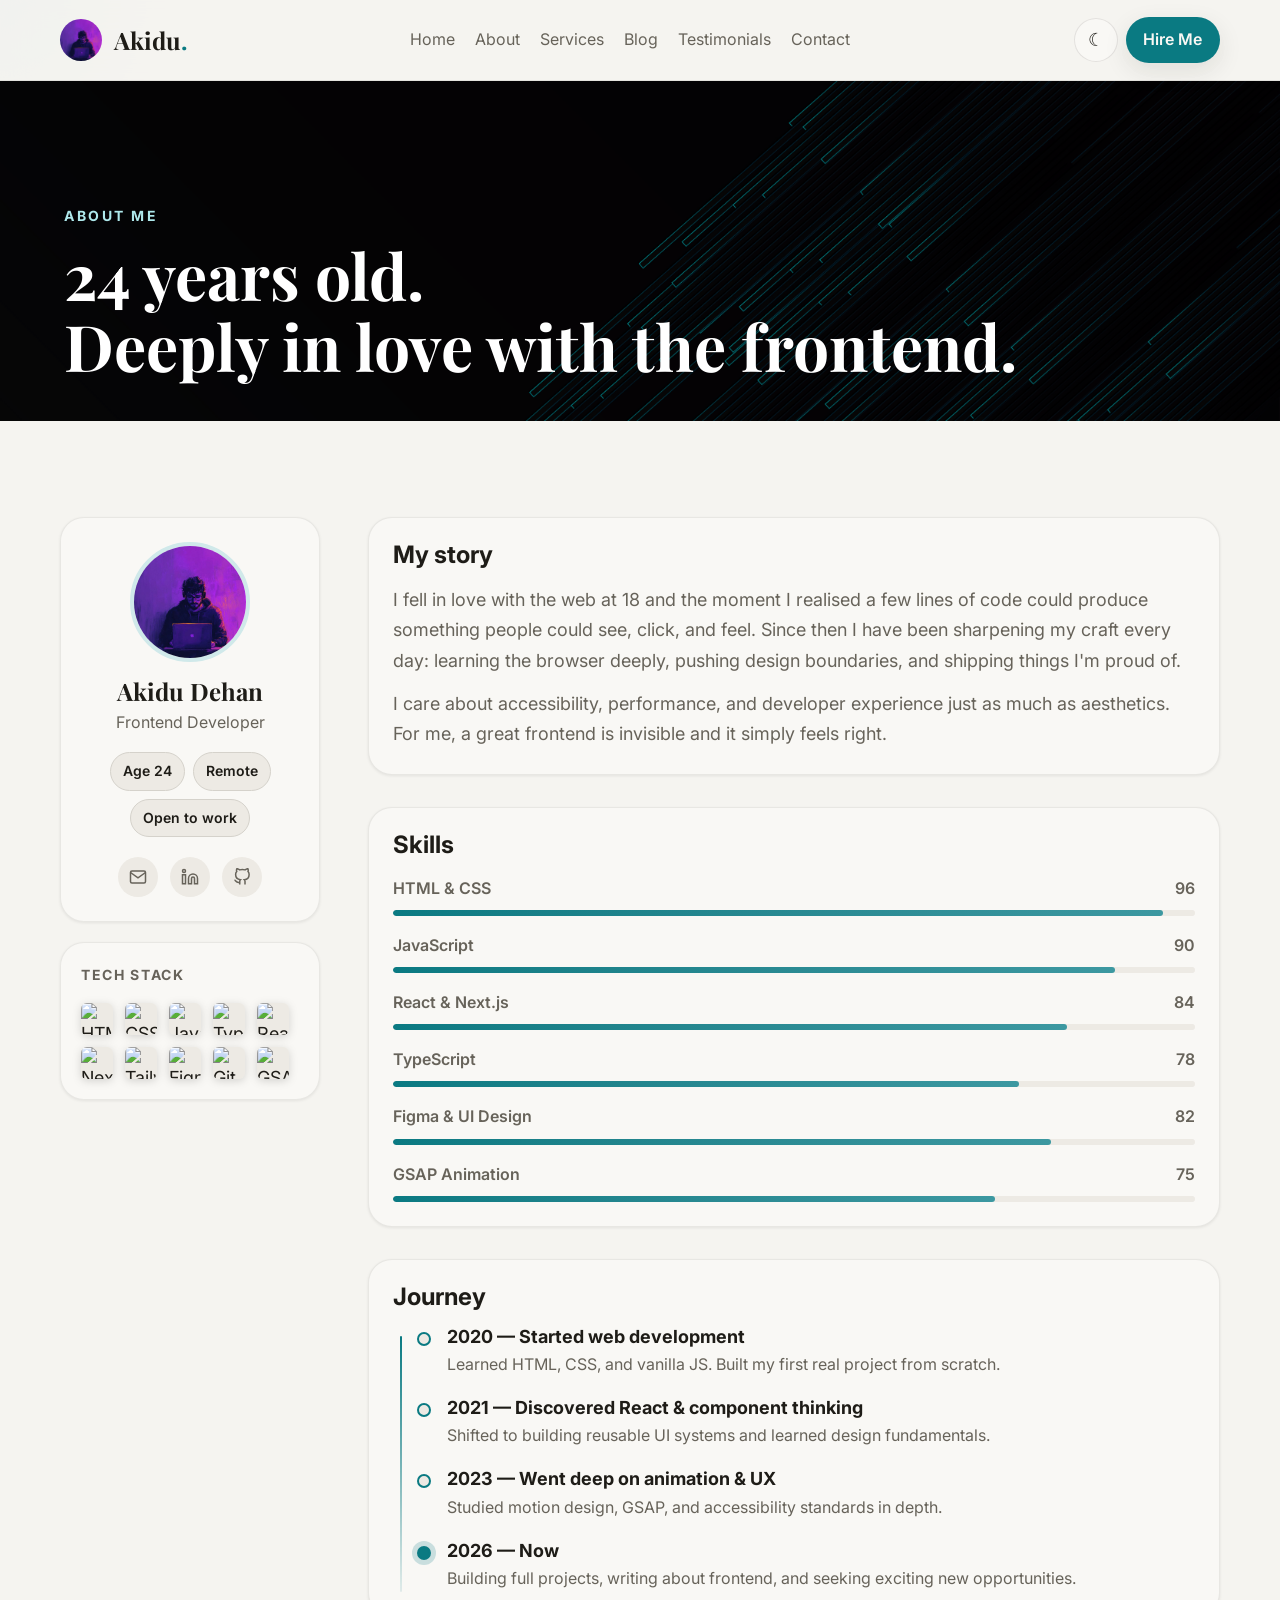
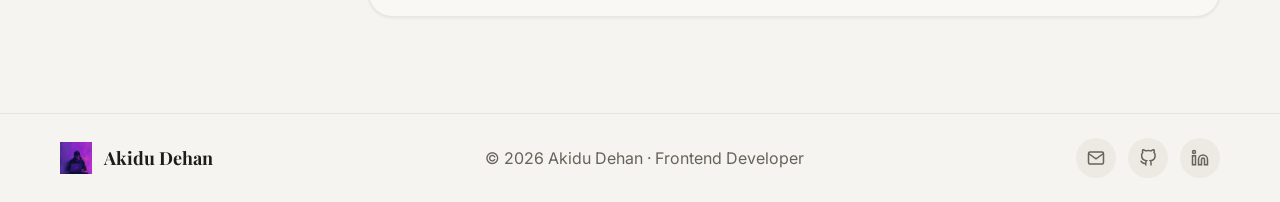
<file: about.html>
<!DOCTYPE html>
<html lang="en">
<head>
  <meta charset="UTF-8" />
  <meta name="viewport" content="width=device-width, initial-scale=1.0" />
  <meta name="description" content="Akidu Dehan — Frontend Developer. Building beautiful, interactive web experiences." />
  <title>About | Akidu Dehan</title>
  <link rel="icon" type="image/svg+xml" href="data:image/svg+xml,<svg xmlns='http://www.w3.org/2000/svg' viewBox='0 0 56 56'><rect width='56' height='56' rx='14' fill='%230a7a82'/><text x='50%25' y='58%25' dominant-baseline='middle' text-anchor='middle' font-family='serif' font-weight='700' font-size='22' fill='white'>AD</text></svg>" />
  <link rel="preconnect" href="https://fonts.googleapis.com" />
  <link rel="preconnect" href="https://fonts.gstatic.com" crossorigin />
  <link href="https://fonts.googleapis.com/css2?family=Playfair+Display:ital,wght@0,600;0,700;0,900;1,600&family=Inter:wght@400;500;600;700&display=swap" rel="stylesheet" />
  <link rel="stylesheet" href="./assets/style.css" />
  <script defer src="./assets/script.js"></script>
</head>
<body>
  <a class="skip-link" href="#main-content">Skip to content</a>
  <div class="cursor-glow" aria-hidden="true"></div>
  <!-- HEADER -->
  <header class="site-header" id="header">
    <div class="container header-inner">
      <a href="index.html" class="brand">
        <img src="assets/programerPic.jpeg" alt="Akidu Dehan logo" width="42" height="42" class="brand-logo" />
        <span>Akidu<strong>.</strong></span>
      </a>
      <nav class="desktop-nav" aria-label="Primary navigation">
        <a href="index.html">Home</a>
        <a href="about.html">About</a>
        <a href="Services.html">Services</a>
        <a href="blog.html">Blog</a>
        <a href="testimonials.html">Testimonials</a>
        <a href="contact.html">Contact</a>
      </nav>
      <div class="header-actions">
        <button class="theme-toggle" type="button" data-theme-toggle aria-label="Switch theme">☾</button>
        <a href="contact.html" class="btn btn-sm btn-primary hire-btn">Hire Me</a>
        <button class="menu-toggle" type="button" aria-expanded="false" aria-controls="mobile-menu" aria-label="Open menu">
          <span></span><span></span><span></span>
        </button>
      </div>
    </div>
    <nav class="mobile-nav" id="mobile-menu" aria-label="Mobile navigation">
      <a href="index.html">Home</a>
      <a href="about.html">About</a>
      <a href="Services.html">Services</a>
      <a href="blog.html">Blog</a>
      <a href="testimonials.html">Testimonials</a>
      <a href="contact.html">Contact</a>
    </nav>
  </header>

  <main id="main-content">

    <!-- ══ ABOUT ══ -->
    <section id="about">
      <div class="about-hero-banner reveal">
        <img src="assets/aboutBanner.jpg" alt="Coding workspace banner" width="1400" height="420" loading="lazy" class="about-banner-img" />
        <div class="about-banner-overlay">
          <p class="eyebrow">About me</p>
          <h1>24 years old.<br>Deeply in love with the frontend.</h1>
        </div>
      </div>

      <div class="section">
        <div class="container about-layout">
          <aside class="about-sidebar reveal">
            <div class="profile-card">
              <img src="assets/programerPic.jpeg" alt="Akidu Dehan profile picture" width="200" height="200" loading="lazy" class="profile-photo" />
              <h2 class="profile-name">Akidu Dehan</h2>
              <p class="profile-role">Frontend Developer</p>
              <div class="profile-badges">
                <span class="badge">Age 24</span>
                <span class="badge">Remote</span>
                <span class="badge">Open to work</span>
              </div>
              <div class="profile-socials">
                <a href="contact.html" aria-label="Email Akidu">
                  <svg width="18" height="18" viewBox="0 0 24 24" fill="none" stroke="currentColor" stroke-width="2" aria-hidden="true"><path d="M4 4h16c1.1 0 2 .9 2 2v12c0 1.1-.9 2-2 2H4c-1.1 0-2-.9-2-2V6c0-1.1.9-2 2-2z"/><polyline points="22,6 12,13 2,6"/></svg>
                </a>
                <a href="contact.html" aria-label="LinkedIn">
                  <svg width="18" height="18" viewBox="0 0 24 24" fill="none" stroke="currentColor" stroke-width="2" aria-hidden="true"><path d="M16 8a6 6 0 0 1 6 6v7h-4v-7a2 2 0 0 0-2-2 2 2 0 0 0-2 2v7h-4v-7a6 6 0 0 1 6-6z"/><rect x="2" y="9" width="4" height="12"/><circle cx="4" cy="4" r="2"/></svg>
                </a>
                <a href="contact.html" aria-label="GitHub">
                  <svg width="18" height="18" viewBox="0 0 24 24" fill="none" stroke="currentColor" stroke-width="2" aria-hidden="true"><path d="M9 19c-5 1.5-5-2.5-7-3m14 6v-3.87a3.37 3.37 0 0 0-.94-2.61c3.14-.35 6.44-1.54 6.44-7A5.44 5.44 0 0 0 20 4.77 5.07 5.07 0 0 0 19.91 1S18.73.65 16 2.48a13.38 13.38 0 0 0-7 0C6.27.65 5.09 1 5.09 1A5.07 5.07 0 0 0 5 4.77a5.44 5.44 0 0 0-1.5 3.78c0 5.42 3.3 6.61 6.44 7A3.37 3.37 0 0 0 9 18.13V22"/></svg>
                </a>
              </div>
            </div>

            <!-- Tech stack -->
            <div class="stack-card reveal">
              <p class="stack-label">Tech stack</p>
              <div class="stack-logos">
                <img src="https://cdn.simpleicons.org/html5/E34F26"    alt="HTML5"       width="32" height="32" loading="lazy" title="HTML5" />
                <img src="https://cdn.simpleicons.org/css/1572B6"       alt="CSS3"        width="32" height="32" loading="lazy" title="CSS3" />
                <img src="https://cdn.simpleicons.org/javascript/F7DF1E" alt="JavaScript"  width="32" height="32" loading="lazy" title="JavaScript" />
                <img src="https://cdn.simpleicons.org/typescript/3178C6" alt="TypeScript"  width="32" height="32" loading="lazy" title="TypeScript" />
                <img src="https://cdn.simpleicons.org/react/61DAFB"      alt="React"       width="32" height="32" loading="lazy" title="React" />
                <img src="https://cdn.simpleicons.org/nextdotjs/000000"  alt="Next.js"     width="32" height="32" loading="lazy" title="Next.js" class="invert-dark" />
                <img src="https://cdn.simpleicons.org/tailwindcss/06B6D4" alt="Tailwind"   width="32" height="32" loading="lazy" title="Tailwind CSS" />
                <img src="https://cdn.simpleicons.org/figma/F24E1E"      alt="Figma"       width="32" height="32" loading="lazy" title="Figma" />
                <img src="https://cdn.simpleicons.org/git/F05032"        alt="Git"         width="32" height="32" loading="lazy" title="Git" />
                <img src="https://cdn.simpleicons.org/greensock/88CE02"  alt="GSAP"        width="32" height="32" loading="lazy" title="GSAP" />
              </div>
            </div>
          </aside>

          <div class="about-right">
            <article class="about-block reveal">
              <h2>My story</h2>
              <p>I fell in love with the web at 18 and the moment I realised a few lines of code could produce something people could see, click, and feel. Since then I have been sharpening my craft every day: learning the browser deeply, pushing design boundaries, and shipping things I'm proud of.</p>
              <p>I care about accessibility, performance, and developer experience just as much as aesthetics. For me, a great frontend is invisible and it simply feels right.</p>
            </article>

            <article class="about-block reveal">
              <h2>Skills</h2>
              <div class="skills-grid">
                <div class="skill-bar-group"><div class="skill-label"><span>HTML &amp; CSS</span><span>96</span></div><div class="skill-track"><div class="skill-fill" data-width="96"></div></div></div>
                <div class="skill-bar-group"><div class="skill-label"><span>JavaScript</span><span>90</span></div><div class="skill-track"><div class="skill-fill" data-width="90"></div></div></div>
                <div class="skill-bar-group"><div class="skill-label"><span>React &amp; Next.js</span><span>84</span></div><div class="skill-track"><div class="skill-fill" data-width="84"></div></div></div>
                <div class="skill-bar-group"><div class="skill-label"><span>TypeScript</span><span>78</span></div><div class="skill-track"><div class="skill-fill" data-width="78"></div></div></div>
                <div class="skill-bar-group"><div class="skill-label"><span>Figma &amp; UI Design</span><span>82</span></div><div class="skill-track"><div class="skill-fill" data-width="82"></div></div></div>
                <div class="skill-bar-group"><div class="skill-label"><span>GSAP Animation</span><span>75</span></div><div class="skill-track"><div class="skill-fill" data-width="75"></div></div></div>
              </div>
            </article>

            <article class="about-block reveal">
              <h2>Journey</h2>
              <div class="timeline">
                <div class="timeline-item"><span class="timeline-dot"></span><div><h3>2020 &mdash; Started web development</h3><p>Learned HTML, CSS, and vanilla JS. Built my first real project from scratch.</p></div></div>
                <div class="timeline-item"><span class="timeline-dot"></span><div><h3>2021 &mdash; Discovered React &amp; component thinking</h3><p>Shifted to building reusable UI systems and learned design fundamentals.</p></div></div>
                <div class="timeline-item"><span class="timeline-dot"></span><div><h3>2023 &mdash; Went deep on animation &amp; UX</h3><p>Studied motion design, GSAP, and accessibility standards in depth.</p></div></div>
                <div class="timeline-item"><span class="timeline-dot active-dot"></span><div><h3>2026 &mdash; Now</h3><p>Building full projects, writing about frontend, and seeking exciting new opportunities.</p></div></div>
              </div>
            </article>
          </div>
        </div>
      </div>
    </section>
  </main>

  <!-- FOOTER -->
  <footer class="site-footer">
    <div class="container footer-inner">
      <a href="index.html" class="brand">
        <img src="assets/programerPic.jpeg" alt="Akidu Dehan logo" width="32" height="32" />
        <span>Akidu Dehan</span>
      </a>
      <p class="footer-copy">© 2026 Akidu Dehan · Frontend Developer</p>
      <div class="footer-socials">
        <a href="contact.html" aria-label="Email">
          <svg width="18" height="18" viewBox="0 0 24 24" fill="none" stroke="currentColor" stroke-width="2" aria-hidden="true"><path d="M4 4h16c1.1 0 2 .9 2 2v12c0 1.1-.9 2-2 2H4c-1.1 0-2-.9-2-2V6c0-1.1.9-2 2-2z"/><polyline points="22,6 12,13 2,6"/></svg>
        </a>
        <a href="contact.html" aria-label="GitHub">
          <svg width="18" height="18" viewBox="0 0 24 24" fill="none" stroke="currentColor" stroke-width="2" aria-hidden="true"><path d="M9 19c-5 1.5-5-2.5-7-3m14 6v-3.87a3.37 3.37 0 0 0-.94-2.61c3.14-.35 6.44-1.54 6.44-7A5.44 5.44 0 0 0 20 4.77 5.07 5.07 0 0 0 19.91 1S18.73.65 16 2.48a13.38 13.38 0 0 0-7 0C6.27.65 5.09 1 5.09 1A5.07 5.07 0 0 0 5 4.77a5.44 5.44 0 0 0-1.5 3.78c0 5.42 3.3 6.61 6.44 7A3.37 3.37 0 0 0 9 18.13V22"/></svg>
        </a>
        <a href="contact.html" aria-label="LinkedIn">
          <svg width="18" height="18" viewBox="0 0 24 24" fill="none" stroke="currentColor" stroke-width="2" aria-hidden="true"><path d="M16 8a6 6 0 0 1 6 6v7h-4v-7a2 2 0 0 0-2-2 2 2 0 0 0-2 2v7h-4v-7a6 6 0 0 1 6-6z"/><rect x="2" y="9" width="4" height="12"/><circle cx="4" cy="4" r="2"/></svg>
        </a>
      </div>
    </div>
  </footer>
</body>
</html>
</file>
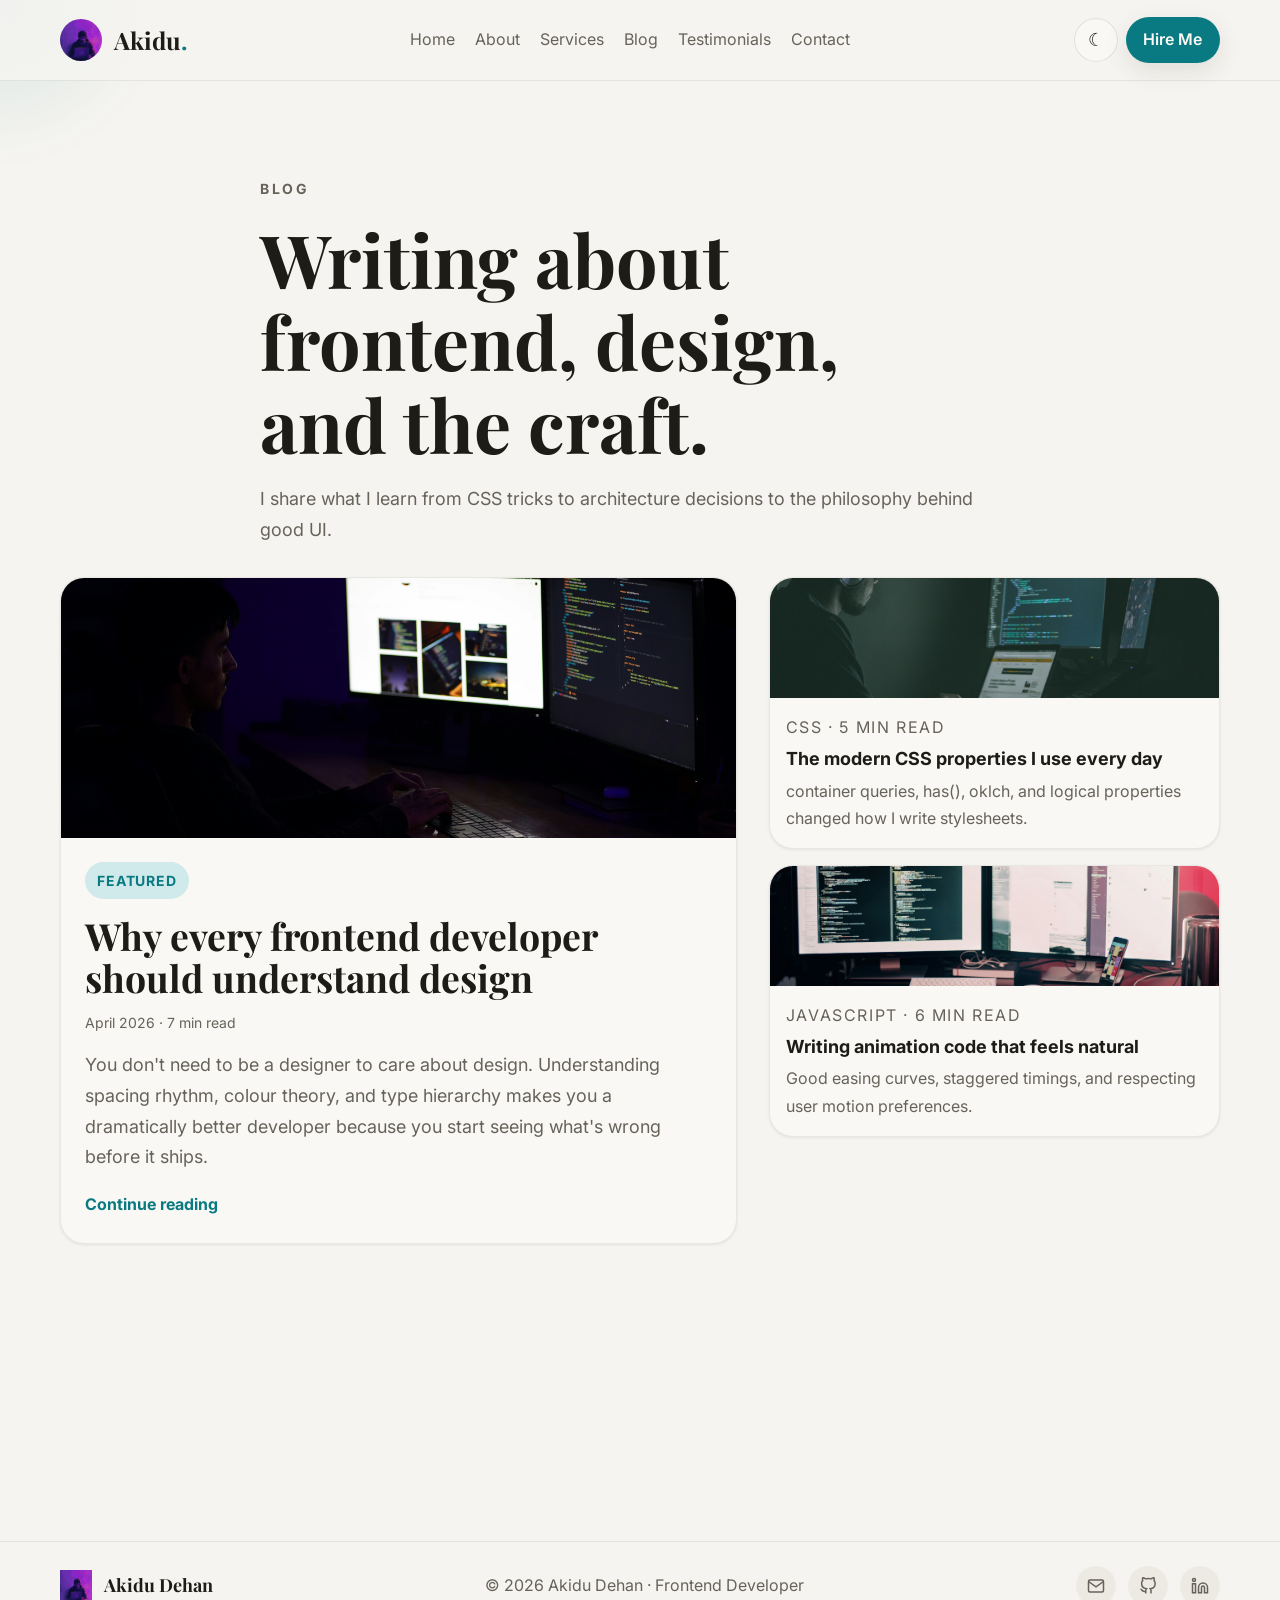
<file: blog.html>
<!DOCTYPE html>
<html lang="en">
<head>
  <meta charset="UTF-8" />
  <meta name="viewport" content="width=device-width, initial-scale=1.0" />
  <meta name="description" content="Akidu Dehan — Frontend Developer. Building beautiful, interactive web experiences." />
  <title>Blog | Akidu Dehan</title>
  <link rel="icon" type="image/svg+xml" href="data:image/svg+xml,<svg xmlns='http://www.w3.org/2000/svg' viewBox='0 0 56 56'><rect width='56' height='56' rx='14' fill='%230a7a82'/><text x='50%25' y='58%25' dominant-baseline='middle' text-anchor='middle' font-family='serif' font-weight='700' font-size='22' fill='white'>AD</text></svg>" />
  <link rel="preconnect" href="https://fonts.googleapis.com" />
  <link rel="preconnect" href="https://fonts.gstatic.com" crossorigin />
  <link href="https://fonts.googleapis.com/css2?family=Playfair+Display:ital,wght@0,600;0,700;0,900;1,600&family=Inter:wght@400;500;600;700&display=swap" rel="stylesheet" />
  <link rel="stylesheet" href="./assets/style.css" />
  <script defer src="./assets/script.js"></script>
</head>
<body>
  <a class="skip-link" href="#main-content">Skip to content</a>
  <div class="cursor-glow" aria-hidden="true"></div>
  <!-- HEADER -->
  <header class="site-header" id="header">
    <div class="container header-inner">
      <a href="index.html" class="brand">
        <img src="assets/programerPic.jpeg" alt="Akidu Dehan logo" width="42" height="42" class="brand-logo" />
        <span>Akidu<strong>.</strong></span>
      </a>
      <nav class="desktop-nav" aria-label="Primary navigation">
        <a href="index.html">Home</a>
        <a href="about.html">About</a>
        <a href="Services.html">Services</a>
        <a href="blog.html">Blog</a>
        <a href="testimonials.html">Testimonials</a>
        <a href="contact.html">Contact</a>
      </nav>
      <div class="header-actions">
        <button class="theme-toggle" type="button" data-theme-toggle aria-label="Switch theme">☾</button>
        <a href="contact.html" class="btn btn-sm btn-primary hire-btn">Hire Me</a>
        <button class="menu-toggle" type="button" aria-expanded="false" aria-controls="mobile-menu" aria-label="Open menu">
          <span></span><span></span><span></span>
        </button>
      </div>
    </div>
    <nav class="mobile-nav" id="mobile-menu" aria-label="Mobile navigation">
      <a href="index.html">Home</a>
      <a href="about.html">About</a>
      <a href="portfolio.html">Portfolio</a>
      <a href="blog.html">Blog</a>
      <a href="testimonials.html">Testimonials</a>
      <a href="contact.html">Contact</a>
    </nav>
  </header>

  <main id="main-content">

    <!-- ══ BLOG ══ -->
    <section id="blog">
      <div class="section page-hero">
        <div class="container narrow">
          <p class="eyebrow reveal">Blog</p>
          <h1 class="reveal">Writing about frontend, design, and the craft.</h1>
          <p class="reveal">I share what I learn from CSS tricks to architecture decisions to the philosophy behind good UI.</p>
        </div>
      </div>

      <div class="section" style="padding-top:0">
        <div class="container blog-grid">
          <article class="blog-feature reveal">
            <img src="assets\blogAssets\blog1.jpg" alt="Design and development article cover" width="900" height="380" loading="lazy" class="blog-cover" />
            <div class="blog-feature-body">
              <span class="chip">Featured</span>
              <h2>Why every frontend developer should understand design</h2>
              <p class="blog-date">April 2026 &middot; 7 min read</p>
              <p>You don&#39;t need to be a designer to care about design. Understanding spacing rhythm, colour theory, and type hierarchy makes you a dramatically better developer because you start seeing what&#39;s wrong before it ships.</p>
              <button class="text-btn read-more-btn" type="button">Continue reading</button>
            </div>
            <div class="blog-more">
              <p>The best frontends come from developers who can look at a design and ask &ldquo;why?&rdquo; not just &ldquo;how?&rdquo;. When you understand the intent behind a layout decision, you can implement it more faithfully, push back with informed opinions, and invent better solutions when constraints change.</p>
              <p>I recommend every frontend developer spend at least a month trying to design something from scratch. The struggle teaches you more than any tutorial.</p>
            </div>
          </article>

          <aside class="blog-sidebar">
            <article class="blog-card reveal">
              <img src="assets\blogAssets\blog2.jpg" alt="CSS article cover" width="500" height="200" loading="lazy" class="blog-card-img" />
              <div class="blog-card-body">
                <p class="blog-meta">CSS &middot; 5 min read</p>
                <h3>The modern CSS properties I use every day</h3>
                <p>container queries, has(), oklch, and logical properties changed how I write stylesheets.</p>
              </div>
            </article>
            <article class="blog-card reveal">
              <img src="assets\blogAssets\blog3.jpg" alt="Animation article cover" width="500" height="200" loading="lazy" class="blog-card-img" />
              <div class="blog-card-body">
                <p class="blog-meta">JavaScript &middot; 6 min read</p>
                <h3>Writing animation code that feels natural</h3>
                <p>Good easing curves, staggered timings, and respecting user motion preferences.</p>
              </div>
            </article>
            <article class="blog-card reveal">
              <img src="assets\blogAssets\blog4.jpg" alt="React patterns article cover" width="500" height="200" loading="lazy" class="blog-card-img" />
              <div class="blog-card-body">
                <p class="blog-meta">React &middot; 4 min read</p>
                <h3>Component composition patterns I keep coming back to</h3>
                <p>Compound components, render props, and polymorphic elements still the most flexible patterns.</p>
              </div>
            </article>
          </aside>
        </div>
      </div>
    </section>
  </main>

  <!-- FOOTER -->
  <footer class="site-footer">
    <div class="container footer-inner">
      <a href="index.html" class="brand">
        <img src="assets/programerPic.jpeg" alt="Akidu Dehan logo" width="32" height="32" />
        <span>Akidu Dehan</span>
      </a>
      <p class="footer-copy">© 2026 Akidu Dehan · Frontend Developer</p>
      <div class="footer-socials">
        <a href="contact.html" aria-label="Email">
          <svg width="18" height="18" viewBox="0 0 24 24" fill="none" stroke="currentColor" stroke-width="2" aria-hidden="true"><path d="M4 4h16c1.1 0 2 .9 2 2v12c0 1.1-.9 2-2 2H4c-1.1 0-2-.9-2-2V6c0-1.1.9-2 2-2z"/><polyline points="22,6 12,13 2,6"/></svg>
        </a>
        <a href="contact.html" aria-label="GitHub">
          <svg width="18" height="18" viewBox="0 0 24 24" fill="none" stroke="currentColor" stroke-width="2" aria-hidden="true"><path d="M9 19c-5 1.5-5-2.5-7-3m14 6v-3.87a3.37 3.37 0 0 0-.94-2.61c3.14-.35 6.44-1.54 6.44-7A5.44 5.44 0 0 0 20 4.77 5.07 5.07 0 0 0 19.91 1S18.73.65 16 2.48a13.38 13.38 0 0 0-7 0C6.27.65 5.09 1 5.09 1A5.07 5.07 0 0 0 5 4.77a5.44 5.44 0 0 0-1.5 3.78c0 5.42 3.3 6.61 6.44 7A3.37 3.37 0 0 0 9 18.13V22"/></svg>
        </a>
        <a href="contact.html" aria-label="LinkedIn">
          <svg width="18" height="18" viewBox="0 0 24 24" fill="none" stroke="currentColor" stroke-width="2" aria-hidden="true"><path d="M16 8a6 6 0 0 1 6 6v7h-4v-7a2 2 0 0 0-2-2 2 2 0 0 0-2 2v7h-4v-7a6 6 0 0 1 6-6z"/><rect x="2" y="9" width="4" height="12"/><circle cx="4" cy="4" r="2"/></svg>
        </a>
      </div>
    </div>
  </footer>
</body>
</html>
</file>
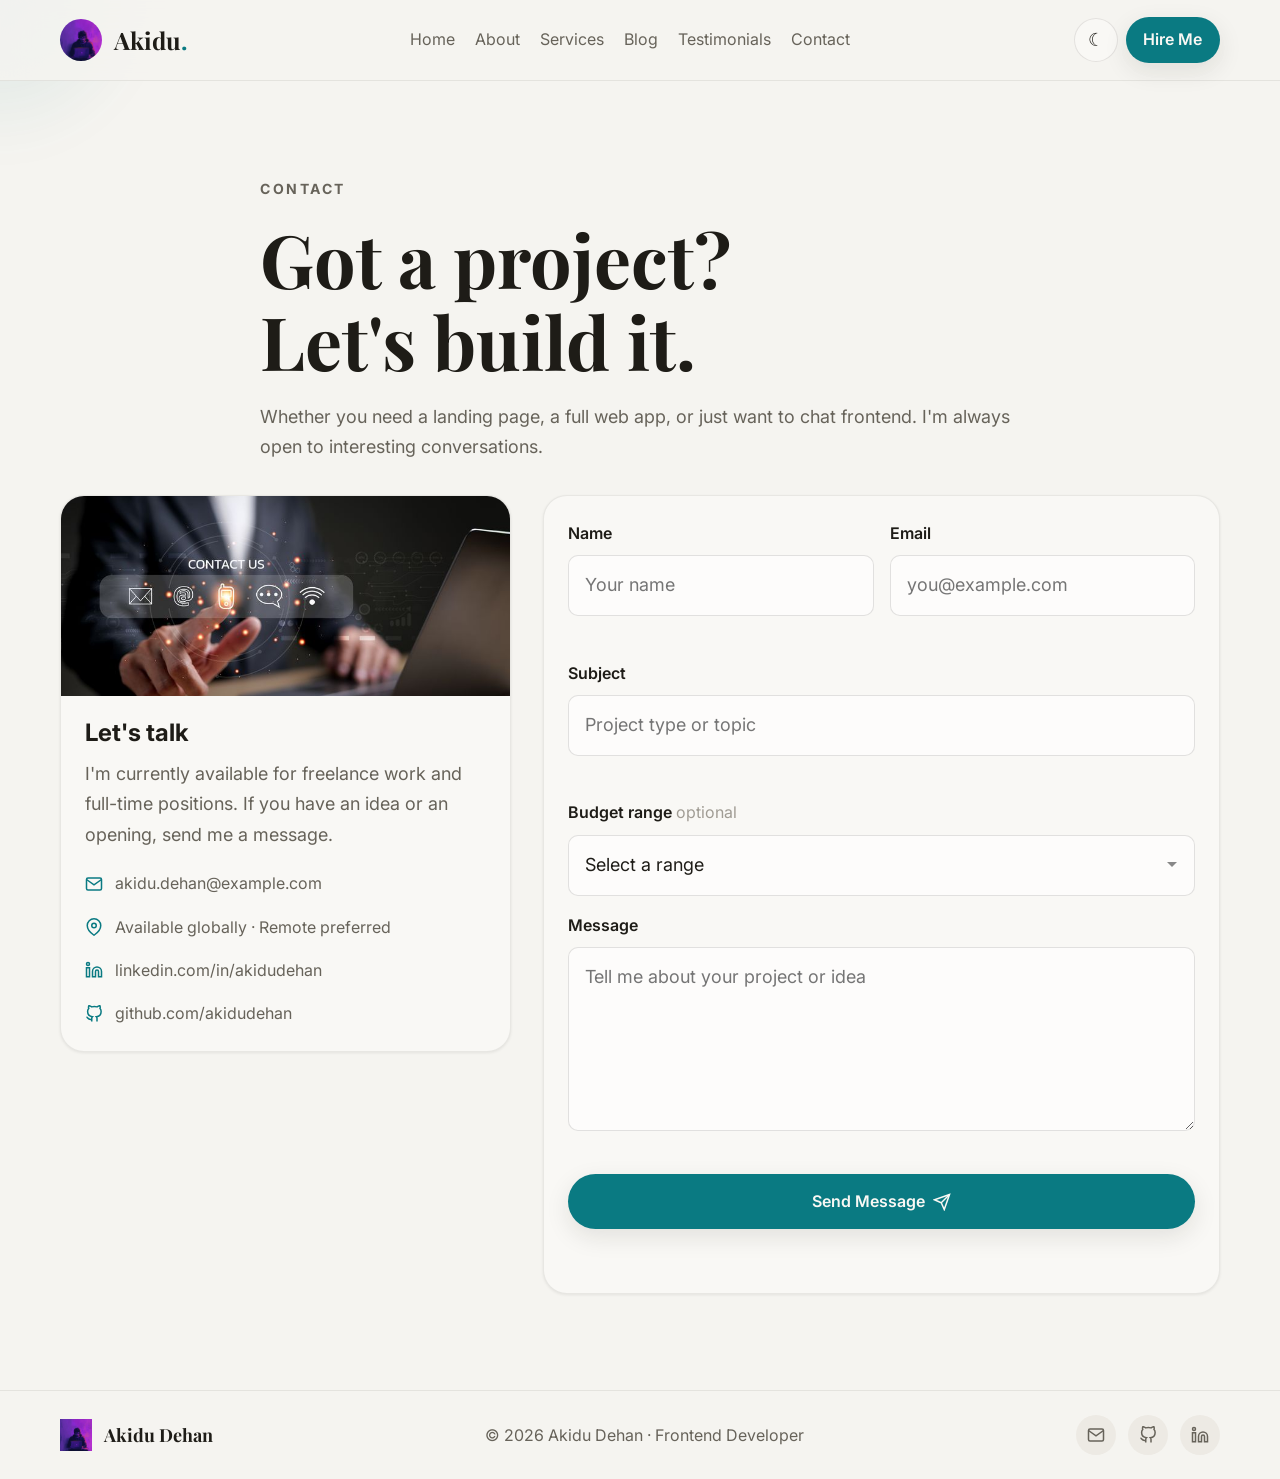
<file: contact.html>
<!DOCTYPE html>
<html lang="en">
<head>
  <meta charset="UTF-8" />
  <meta name="viewport" content="width=device-width, initial-scale=1.0" />
  <meta name="description" content="Akidu Dehan — Frontend Developer. Building beautiful, interactive web experiences." />
  <title>Contact | Akidu Dehan</title>
  <link rel="icon" type="image/svg+xml" href="data:image/svg+xml,<svg xmlns='http://www.w3.org/2000/svg' viewBox='0 0 56 56'><rect width='56' height='56' rx='14' fill='%230a7a82'/><text x='50%25' y='58%25' dominant-baseline='middle' text-anchor='middle' font-family='serif' font-weight='700' font-size='22' fill='white'>AD</text></svg>" />
  <link rel="preconnect" href="https://fonts.googleapis.com" />
  <link rel="preconnect" href="https://fonts.gstatic.com" crossorigin />
  <link href="https://fonts.googleapis.com/css2?family=Playfair+Display:ital,wght@0,600;0,700;0,900;1,600&family=Inter:wght@400;500;600;700&display=swap" rel="stylesheet" />
  <link rel="stylesheet" href="./assets/style.css" />
  <script defer src="./assets/script.js"></script>
</head>
<body>
  <a class="skip-link" href="#main-content">Skip to content</a>
  <div class="cursor-glow" aria-hidden="true"></div>
  <!-- HEADER -->
  <header class="site-header" id="header">
    <div class="container header-inner">
      <a href="index.html" class="brand">
        <img src="assets/programerPic.jpeg" alt="Akidu Dehan logo" width="42" height="42" class="brand-logo" />
        <span>Akidu<strong>.</strong></span>
      </a>
      <nav class="desktop-nav" aria-label="Primary navigation">
        <a href="index.html">Home</a>
        <a href="about.html">About</a>
        <a href="Services.html">Services</a>
        <a href="blog.html">Blog</a>
        <a href="testimonials.html">Testimonials</a>
        <a href="contact.html">Contact</a>
      </nav>
      <div class="header-actions">
        <button class="theme-toggle" type="button" data-theme-toggle aria-label="Switch theme">☾</button>
        <a href="contact.html" class="btn btn-sm btn-primary hire-btn">Hire Me</a>
        <button class="menu-toggle" type="button" aria-expanded="false" aria-controls="mobile-menu" aria-label="Open menu">
          <span></span><span></span><span></span>
        </button>
      </div>
    </div>
    <nav class="mobile-nav" id="mobile-menu" aria-label="Mobile navigation">
      <a href="index.html">Home</a>
      <a href="about.html">About</a>
      <a href="portfolio.html">Portfolio</a>
      <a href="blog.html">Blog</a>
      <a href="testimonials.html">Testimonials</a>
      <a href="contact.html">Contact</a>
    </nav>
  </header>

  <main id="main-content">

    <!-- ══ CONTACT ══ -->
    <section id="contact">
      <div class="section page-hero">
        <div class="container narrow">
          <p class="eyebrow reveal">Contact</p>
          <h1 class="reveal">Got a project?<br>Let's build it.</h1>
          <p class="reveal">Whether you need a landing page, a full web app, or just want to chat frontend. I'm always open to interesting conversations.</p>
        </div>
      </div>

      <div class="section" style="padding-top:0">
        <div class="container contact-grid">
          <article class="contact-panel reveal">
            <img src="assets\ContactUs.jpeg" alt="Workspace" width="600" height="260" loading="lazy" class="contact-img" />
            <div class="contact-panel-body">
              <h2>Let's talk</h2>
              <p>I'm currently available for freelance work and full-time positions. If you have an idea or an opening, send me a message.</p>
              <div class="contact-items">
                <div class="contact-item">
                  <svg width="18" height="18" viewBox="0 0 24 24" fill="none" stroke="currentColor" stroke-width="2" aria-hidden="true"><path d="M4 4h16c1.1 0 2 .9 2 2v12c0 1.1-.9 2-2 2H4c-1.1 0-2-.9-2-2V6c0-1.1.9-2 2-2z"/><polyline points="22,6 12,13 2,6"/></svg>
                  <span>akidu.dehan@example.com</span>
                </div>
                <div class="contact-item">
                  <svg width="18" height="18" viewBox="0 0 24 24" fill="none" stroke="currentColor" stroke-width="2" aria-hidden="true"><path d="M21 10c0 7-9 13-9 13s-9-6-9-13a9 9 0 0 1 18 0z"/><circle cx="12" cy="10" r="3"/></svg>
                  <span>Available globally · Remote preferred</span>
                </div>
                <div class="contact-item">
                  <svg width="18" height="18" viewBox="0 0 24 24" fill="none" stroke="currentColor" stroke-width="2" aria-hidden="true"><path d="M16 8a6 6 0 0 1 6 6v7h-4v-7a2 2 0 0 0-2-2 2 2 0 0 0-2 2v7h-4v-7a6 6 0 0 1 6-6z"/><rect x="2" y="9" width="4" height="12"/><circle cx="4" cy="4" r="2"/></svg>
                  <span>linkedin.com/in/akidudehan</span>
                </div>
                <div class="contact-item">
                  <svg width="18" height="18" viewBox="0 0 24 24" fill="none" stroke="currentColor" stroke-width="2" aria-hidden="true"><path d="M9 19c-5 1.5-5-2.5-7-3m14 6v-3.87a3.37 3.37 0 0 0-.94-2.61c3.14-.35 6.44-1.54 6.44-7A5.44 5.44 0 0 0 20 4.77 5.07 5.07 0 0 0 19.91 1S18.73.65 16 2.48a13.38 13.38 0 0 0-7 0C6.27.65 5.09 1 5.09 1A5.07 5.07 0 0 0 5 4.77a5.44 5.44 0 0 0-1.5 3.78c0 5.42 3.3 6.61 6.44 7A3.37 3.37 0 0 0 9 18.13V22"/></svg>
                  <span>github.com/akidudehan</span>
                </div>
              </div>
            </div>
          </article>

          <form class="contact-form reveal" id="contactForm" novalidate>
            <div class="form-row">
              <div class="form-group">
                <label for="name">Name</label>
                <input type="text" id="name" name="name" placeholder="Your name" required autocomplete="name" />
                <small class="error-message" role="alert"></small>
              </div>
              <div class="form-group">
                <label for="email">Email</label>
                <input type="email" id="email" name="email" placeholder="you@example.com" required autocomplete="email" />
                <small class="error-message" role="alert"></small>
              </div>
            </div>
            <div class="form-group">
              <label for="subject">Subject</label>
              <input type="text" id="subject" name="subject" placeholder="Project type or topic" required />
              <small class="error-message" role="alert"></small>
            </div>
            <div class="form-group">
              <label for="budget">Budget range <span class="optional">optional</span></label>
              <select id="budget" name="budget">
                <option value="">Select a range</option>
                <option>Under $500</option>
                <option>$500 - $2,000</option>
                <option>$2,000 - $10,000</option>
                <option>$10,000+</option>
                <option>Open source / Collab</option>
              </select>
            </div>
            <div class="form-group">
              <label for="message">Message</label>
              <textarea id="message" name="message" rows="5" placeholder="Tell me about your project or idea" required></textarea>
              <small class="error-message" role="alert"></small>
            </div>
            <button type="submit" class="btn btn-primary btn-full">
              Send Message
              <svg width="18" height="18" viewBox="0 0 24 24" fill="none" stroke="currentColor" stroke-width="2" aria-hidden="true"><line x1="22" y1="2" x2="11" y2="13"/><polygon points="22 2 15 22 11 13 2 9 22 2"/></svg>
            </button>
            <p class="form-status" id="formStatus" role="status" aria-live="polite"></p>
          </form>
        </div>
      </div>
    </section>
  </main>

  <!-- FOOTER -->
  <footer class="site-footer">
    <div class="container footer-inner">
      <a href="index.html" class="brand">
        <img src="assets/programerPic.jpeg" alt="Akidu Dehan logo" width="32" height="32" />
        <span>Akidu Dehan</span>
      </a>
      <p class="footer-copy">© 2026 Akidu Dehan · Frontend Developer</p>
      <div class="footer-socials">
        <a href="contact.html" aria-label="Email">
          <svg width="18" height="18" viewBox="0 0 24 24" fill="none" stroke="currentColor" stroke-width="2" aria-hidden="true"><path d="M4 4h16c1.1 0 2 .9 2 2v12c0 1.1-.9 2-2 2H4c-1.1 0-2-.9-2-2V6c0-1.1.9-2 2-2z"/><polyline points="22,6 12,13 2,6"/></svg>
        </a>
        <a href="contact.html" aria-label="GitHub">
          <svg width="18" height="18" viewBox="0 0 24 24" fill="none" stroke="currentColor" stroke-width="2" aria-hidden="true"><path d="M9 19c-5 1.5-5-2.5-7-3m14 6v-3.87a3.37 3.37 0 0 0-.94-2.61c3.14-.35 6.44-1.54 6.44-7A5.44 5.44 0 0 0 20 4.77 5.07 5.07 0 0 0 19.91 1S18.73.65 16 2.48a13.38 13.38 0 0 0-7 0C6.27.65 5.09 1 5.09 1A5.07 5.07 0 0 0 5 4.77a5.44 5.44 0 0 0-1.5 3.78c0 5.42 3.3 6.61 6.44 7A3.37 3.37 0 0 0 9 18.13V22"/></svg>
        </a>
        <a href="contact.html" aria-label="LinkedIn">
          <svg width="18" height="18" viewBox="0 0 24 24" fill="none" stroke="currentColor" stroke-width="2" aria-hidden="true"><path d="M16 8a6 6 0 0 1 6 6v7h-4v-7a2 2 0 0 0-2-2 2 2 0 0 0-2 2v7h-4v-7a6 6 0 0 1 6-6z"/><rect x="2" y="9" width="4" height="12"/><circle cx="4" cy="4" r="2"/></svg>
        </a>
      </div>
    </div>
  </footer>
</body>
</html>
</file>
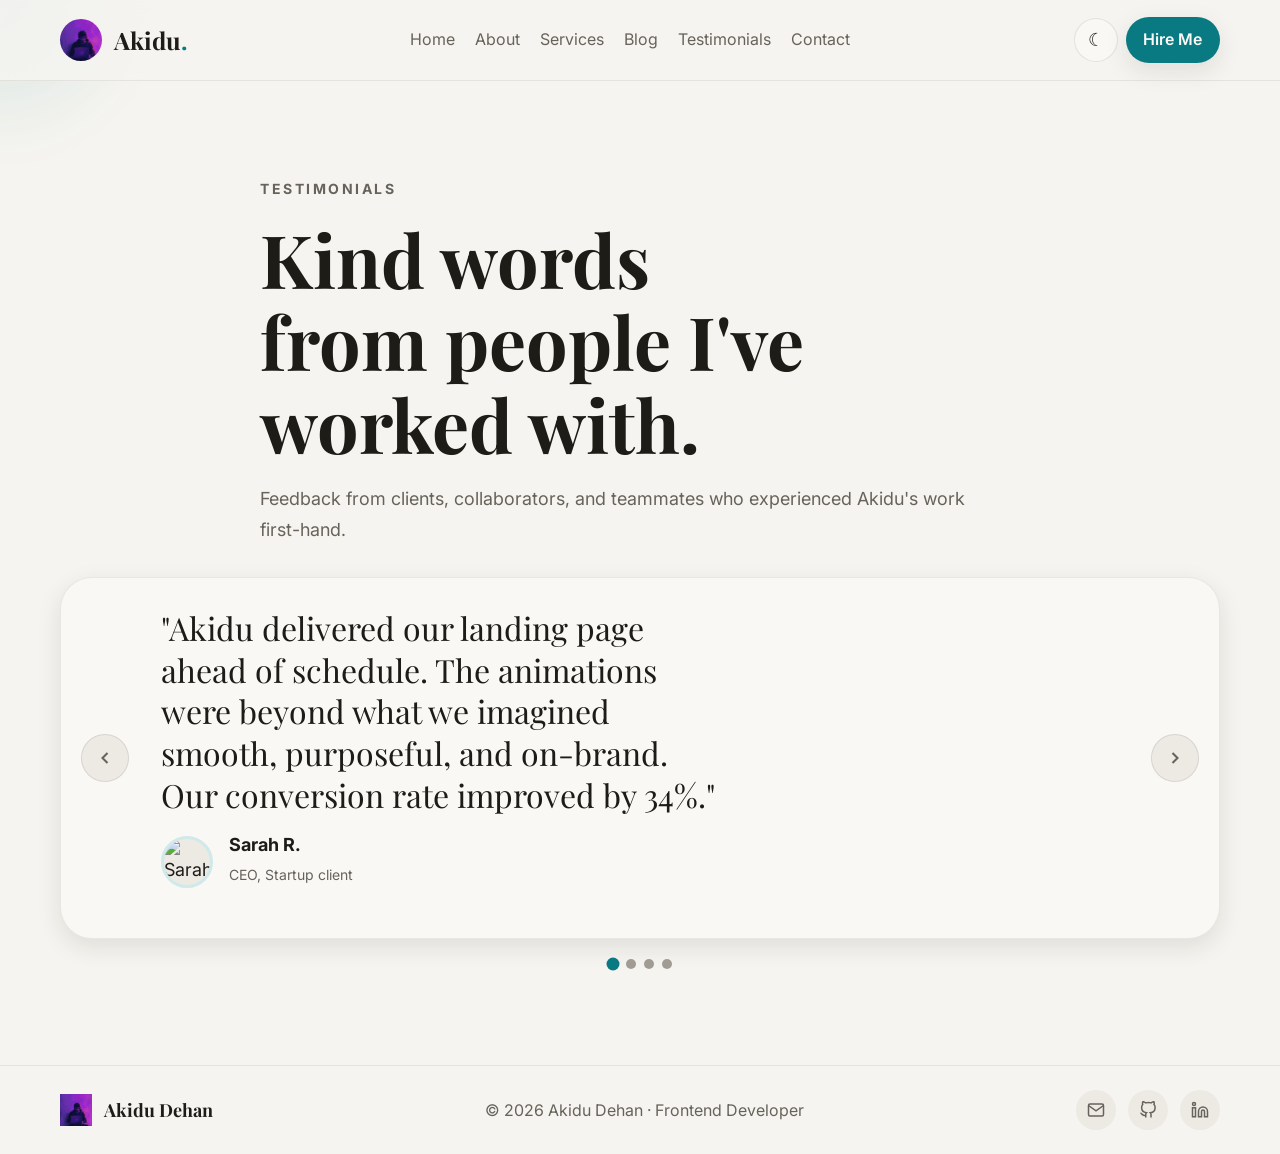
<file: testimonials.html>
<!DOCTYPE html>
<html lang="en">
<head>
  <meta charset="UTF-8" />
  <meta name="viewport" content="width=device-width, initial-scale=1.0" />
  <meta name="description" content="Akidu Dehan — Frontend Developer. Building beautiful, interactive web experiences." />
  <title>Testimonials | Akidu Dehan</title>
  <link rel="icon" type="image/svg+xml" href="data:image/svg+xml,<svg xmlns='http://www.w3.org/2000/svg' viewBox='0 0 56 56'><rect width='56' height='56' rx='14' fill='%230a7a82'/><text x='50%25' y='58%25' dominant-baseline='middle' text-anchor='middle' font-family='serif' font-weight='700' font-size='22' fill='white'>AD</text></svg>" />
  <link rel="preconnect" href="https://fonts.googleapis.com" />
  <link rel="preconnect" href="https://fonts.gstatic.com" crossorigin />
  <link href="https://fonts.googleapis.com/css2?family=Playfair+Display:ital,wght@0,600;0,700;0,900;1,600&family=Inter:wght@400;500;600;700&display=swap" rel="stylesheet" />
  <link rel="stylesheet" href="./assets/style.css" />
  <script defer src="./assets/script.js"></script>
</head>
<body>
  <a class="skip-link" href="#main-content">Skip to content</a>
  <div class="cursor-glow" aria-hidden="true"></div>
  <!-- HEADER -->
  <header class="site-header" id="header">
    <div class="container header-inner">
      <a href="index.html" class="brand">
        <img src="assets/programerPic.jpeg" alt="Akidu Dehan logo" width="42" height="42" class="brand-logo" />
        <span>Akidu<strong>.</strong></span>
      </a>
      <nav class="desktop-nav" aria-label="Primary navigation">
        <a href="index.html">Home</a>
        <a href="about.html">About</a>
        <a href="Services.html">Services</a>
        <a href="blog.html">Blog</a>
        <a href="testimonials.html">Testimonials</a>
        <a href="contact.html">Contact</a>
      </nav>
      <div class="header-actions">
        <button class="theme-toggle" type="button" data-theme-toggle aria-label="Switch theme">☾</button>
        <a href="contact.html" class="btn btn-sm btn-primary hire-btn">Hire Me</a>
        <button class="menu-toggle" type="button" aria-expanded="false" aria-controls="mobile-menu" aria-label="Open menu">
          <span></span><span></span><span></span>
        </button>
      </div>
    </div>
    <nav class="mobile-nav" id="mobile-menu" aria-label="Mobile navigation">
      <a href="index.html">Home</a>
      <a href="about.html">About</a>
      <a href="Services.html">Portfolio</a>
      <a href="blog.html">Blog</a>
      <a href="testimonials.html">Testimonials</a>
      <a href="contact.html">Contact</a>
    </nav>
  </header>

  <main id="main-content">

    <!-- ══ TESTIMONIALS ══ -->
    <section id="testimonials">
      <div class="section page-hero">
        <div class="container narrow">
          <p class="eyebrow reveal">Testimonials</p>
          <h1 class="reveal">Kind words from people I&#39;ve worked with.</h1>
          <p class="reveal">Feedback from clients, collaborators, and teammates who experienced Akidu's work first-hand.</p>
        </div>
      </div>

      <div class="section" style="padding-top:0">
        <div class="container">
          <div class="testimonial-shell reveal">
            <button class="slider-btn prev" type="button" aria-label="Previous testimonial">
              <svg width="20" height="20" viewBox="0 0 24 24" fill="none" stroke="currentColor" stroke-width="2.5" aria-hidden="true"><polyline points="15 18 9 12 15 6"/></svg>
            </button>
            <div class="testimonial-slider">
              <article class="testimonial active">
                <p>"Akidu delivered our landing page ahead of schedule. The animations were beyond what we imagined smooth, purposeful, and on-brand. Our conversion rate improved by 34%."</p>
                <div class="testimonial-author">
                  <img src="https://api.dicebear.com/9.x/thumbs/svg?seed=SarahR&backgroundColor=b6e3f4" alt="Sarah R. avatar" width="52" height="52" loading="lazy" class="author-avatar" />
                  <div><h2>Sarah R.</h2><span>CEO, Startup client</span></div>
                </div>
                <div class="star-row" aria-label="5 stars"></div>
              </article>
              <article class="testimonial">
                <p>"Working with Akidu on our design system was a pleasure. He has a rare ability to translate design intent into pixel-perfect, accessible code and asks all the right questions."</p>
                <div class="testimonial-author">
                  <img src="https://api.dicebear.com/9.x/thumbs/svg?seed=JamesM&backgroundColor=c0aede" alt="James M. avatar" width="52" height="52" loading="lazy" class="author-avatar" />
                  <div><h2>James M.</h2><span>Product Designer, Agency</span></div>
                </div>
                <div class="star-row" aria-label="5 stars"></div>
              </article>
              <article class="testimonial">
                <p>"The responsiveness and performance of the site Akidu built is outstanding. It scores 98 on Lighthouse and looks great on everything from a flip phone to a 4K monitor."</p>
                <div class="testimonial-author">
                  <img src="https://api.dicebear.com/9.x/thumbs/svg?seed=LenaP&backgroundColor=ffd5dc" alt="Lena P. avatar" width="52" height="52" loading="lazy" class="author-avatar" />
                  <div><h2>Lena P.</h2><span>Engineering Lead, Tech company</span></div>
                </div>
                <div class="star-row" aria-label="5 stars"></div>
              </article>
              <article class="testimonial">
                <p>"Akidu's attention to detail is remarkable. He caught UX issues in QA that our whole team had missed, and fixed them the same day without being asked."</p>
                <div class="testimonial-author">
                  <img src="https://api.dicebear.com/9.x/thumbs/svg?seed=TomasK&backgroundColor=d1f4e0" alt="Tomas K. avatar" width="52" height="52" loading="lazy" class="author-avatar" />
                  <div><h2>Tomas K.</h2><span>Team Lead, SaaS product</span></div>
                </div>
                <div class="star-row" aria-label="5 stars"></div>
              </article>
            </div>
            <button class="slider-btn next" type="button" aria-label="Next testimonial">
              <svg width="20" height="20" viewBox="0 0 24 24" fill="none" stroke="currentColor" stroke-width="2.5" aria-hidden="true"><polyline points="9 18 15 12 9 6"/></svg>
            </button>
          </div>
          <div class="dots" aria-label="Testimonial navigation">
            <button class="dot active" type="button" aria-label="Testimonial 1"></button>
            <button class="dot" type="button" aria-label="Testimonial 2"></button>
            <button class="dot" type="button" aria-label="Testimonial 3"></button>
            <button class="dot" type="button" aria-label="Testimonial 4"></button>
          </div>
        </div>
      </div>
    </section>
  </main>

  <!-- FOOTER -->
  <footer class="site-footer">
    <div class="container footer-inner">
      <a href="index.html" class="brand">
        <img src="assets/programerPic.jpeg" alt="Akidu Dehan logo" width="32" height="32" />
        <span>Akidu Dehan</span>
      </a>
      <p class="footer-copy">© 2026 Akidu Dehan · Frontend Developer</p>
      <div class="footer-socials">
        <a href="contact.html" aria-label="Email">
          <svg width="18" height="18" viewBox="0 0 24 24" fill="none" stroke="currentColor" stroke-width="2" aria-hidden="true"><path d="M4 4h16c1.1 0 2 .9 2 2v12c0 1.1-.9 2-2 2H4c-1.1 0-2-.9-2-2V6c0-1.1.9-2 2-2z"/><polyline points="22,6 12,13 2,6"/></svg>
        </a>
        <a href="contact.html" aria-label="GitHub">
          <svg width="18" height="18" viewBox="0 0 24 24" fill="none" stroke="currentColor" stroke-width="2" aria-hidden="true"><path d="M9 19c-5 1.5-5-2.5-7-3m14 6v-3.87a3.37 3.37 0 0 0-.94-2.61c3.14-.35 6.44-1.54 6.44-7A5.44 5.44 0 0 0 20 4.77 5.07 5.07 0 0 0 19.91 1S18.73.65 16 2.48a13.38 13.38 0 0 0-7 0C6.27.65 5.09 1 5.09 1A5.07 5.07 0 0 0 5 4.77a5.44 5.44 0 0 0-1.5 3.78c0 5.42 3.3 6.61 6.44 7A3.37 3.37 0 0 0 9 18.13V22"/></svg>
        </a>
        <a href="contact.html" aria-label="LinkedIn">
          <svg width="18" height="18" viewBox="0 0 24 24" fill="none" stroke="currentColor" stroke-width="2" aria-hidden="true"><path d="M16 8a6 6 0 0 1 6 6v7h-4v-7a2 2 0 0 0-2-2 2 2 0 0 0-2 2v7h-4v-7a6 6 0 0 1 6-6z"/><rect x="2" y="9" width="4" height="12"/><circle cx="4" cy="4" r="2"/></svg>
        </a>
      </div>
    </div>
  </footer>
</body>
</html>
</file>
<file: assets/style.css>
/* ═══════════════════════════════════════════════════
   Akidu Dehan — Frontend Developer Portfolio
   Art direction: editorial-tech · warm teal accent
   Fonts: Playfair Display (display) + Inter (body)
═══════════════════════════════════════════════════ */

/* ── TOKENS ─────────────────────────────────────── */
:root, [data-theme="light"] {
  --text-xs:   clamp(0.75rem,  0.7rem  + 0.25vw, 0.875rem);
  --text-sm:   clamp(0.875rem, 0.8rem  + 0.35vw, 1rem);
  --text-base: clamp(1rem,     0.95rem + 0.25vw, 1.125rem);
  --text-lg:   clamp(1.125rem, 1rem    + 0.75vw, 1.5rem);
  --text-xl:   clamp(1.5rem,   1.2rem  + 1.25vw, 2.25rem);
  --text-2xl:  clamp(2rem,     1.2rem  + 2.5vw,  3.5rem);
  --text-hero: clamp(3rem,     0.5rem  + 6.5vw,  6.5rem);

  --sp1:.25rem;--sp2:.5rem;--sp3:.75rem;--sp4:1rem;--sp5:1.25rem;
  --sp6:1.5rem;--sp8:2rem;--sp10:2.5rem;--sp12:3rem;--sp16:4rem;--sp24:6rem;

  --bg:        #f5f4f0;
  --surf:      #f9f8f5;
  --surf2:     #fdfcfb;
  --surfoff:   #edeae4;
  --border:    #d5d2cb;
  --div:       #e0ddd7;
  --txt:       #1e1c17;
  --muted:     #67635a;
  --faint:     #a09c94;
  --inv:       #f9f8f4;
  --pri:       #0a7a82;
  --prihov:    #085d63;
  --prihi:     #d0e9ea;

  --sh-sm: 0 1px 3px rgb(30 28 23/.08);
  --sh-md: 0 8px 24px rgb(30 28 23/.10);
  --sh-lg: 0 20px 56px rgb(30 28 23/.14);

  --r-sm:.375rem;--r-md:.625rem;--r-lg:1rem;--r-xl:1.5rem;--r-2xl:2rem;--r-full:9999px;
  --ease: 180ms cubic-bezier(.16,1,.3,1);
  --ease-slow: 450ms cubic-bezier(.16,1,.3,1);

  --fd: 'Playfair Display', Georgia, serif;
  --fb: 'Inter', 'Segoe UI', sans-serif;
  --fm: 'Fira Code','Cascadia Code','Courier New', monospace;

  --cw: 1160px; --cw-n: 760px;
}

[data-theme="dark"] {
  --bg:#111210;--surf:#181714;--surf2:#1e1d1a;--surfoff:#252420;
  --border:#302e2b;--div:#252320;
  --txt:#e8e5df;--muted:#b0aca4;--faint:#706c65;--inv:#111210;
  --pri:#3db8c3;--prihov:#5ecbd4;--prihi:#152728;
  --sh-sm:0 1px 3px rgb(0 0 0/.36);--sh-md:0 8px 24px rgb(0 0 0/.50);--sh-lg:0 20px 56px rgb(0 0 0/.62);
}
@media (prefers-color-scheme:dark) {
  :root:not([data-theme]) {
    --bg:#111210;--surf:#181714;--surf2:#1e1d1a;--surfoff:#252420;
    --border:#302e2b;--div:#252320;
    --txt:#e8e5df;--muted:#b0aca4;--faint:#706c65;--inv:#111210;
    --pri:#3db8c3;--prihov:#5ecbd4;--prihi:#152728;
    --sh-md:0 8px 24px rgb(0 0 0/.50);
  }
}

/* ── RESET ───────────────────────────────────────── */
*,*::before,*::after{box-sizing:border-box;margin:0;padding:0}
html{scroll-behavior:smooth;-webkit-text-size-adjust:none;text-size-adjust:none;
  -webkit-font-smoothing:antialiased;-moz-osx-font-smoothing:grayscale;scroll-padding-top:5rem}
body{min-height:100dvh;font-family:var(--fb);font-size:var(--text-base);line-height:1.7;
  color:var(--txt);background:var(--bg);overflow-x:hidden}
img,svg{display:block;max-width:100%}
a{color:inherit;text-decoration:none}
button,input,textarea,select{font:inherit;color:inherit;border:none;background:none}
button{cursor:pointer}input,textarea,select{width:100%}
h1,h2,h3{line-height:1.12;text-wrap:balance}p{text-wrap:pretty}
::selection{background:color-mix(in srgb,var(--pri) 22%,transparent)}
:focus-visible{outline:2px solid var(--pri);outline-offset:3px;border-radius:var(--r-sm)}
a,button,[role="button"],input,textarea,select{
  transition:color var(--ease),background var(--ease),border-color var(--ease),box-shadow var(--ease)}

/* ── LAYOUT ──────────────────────────────────────── */
.skip-link{position:absolute;left:var(--sp4);top:-100%;background:var(--pri);
  color:var(--inv);padding:var(--sp3) var(--sp4);border-radius:var(--r-md);z-index:200}
.skip-link:focus{top:var(--sp4)}
.container{width:min(calc(100% - 2.5rem),var(--cw));margin-inline:auto}
.narrow{max-width:var(--cw-n)}
.section{padding-block:clamp(var(--sp12),8vw,var(--sp24))}
.page{display:none;min-height:calc(100dvh - 5rem)}
.page.active{display:block;animation:fade .5s cubic-bezier(.16,1,.3,1)}
@keyframes fade{from{opacity:0}to{opacity:1}}

/* ── CURSOR GLOW ─────────────────────────────────── */
.cursor-glow{position:fixed;pointer-events:none;z-index:0;width:22rem;height:22rem;
  border-radius:50%;background:radial-gradient(circle,color-mix(in srgb,var(--pri) 18%,transparent),transparent 64%);
  transform:translate(-50%,-50%);filter:blur(22px);opacity:.65;
  transition:left .08s linear,top .08s linear}

/* ── HEADER ──────────────────────────────────────── */
.site-header{position:sticky;top:0;z-index:100;
  backdrop-filter:blur(18px) saturate(1.4);
  background:color-mix(in srgb,var(--bg) 86%,transparent);
  border-bottom:1px solid color-mix(in srgb,var(--txt) 8%,transparent)}
.header-inner{display:flex;align-items:center;justify-content:space-between;
  gap:var(--sp4);min-height:5rem}
.brand{display:inline-flex;align-items:center;gap:var(--sp3);
  font-family:var(--fd);font-size:var(--text-lg);font-weight:700}
.brand strong{color:var(--pri)}
.brand-logo{border-radius:50%;flex-shrink:0}

.desktop-nav{display:flex;align-items:center;gap:var(--sp5)}
.desktop-nav a,.mobile-nav a{font-size:var(--text-sm);color:var(--muted);
  position:relative;padding-block:var(--sp1)}
.desktop-nav a::after{content:'';position:absolute;bottom:-2px;left:0;right:0;
  height:1.5px;background:var(--pri);transform:scaleX(0);transform-origin:right;
  transition:transform var(--ease)}
.desktop-nav a.active::after,.desktop-nav a:hover::after{transform:scaleX(1);transform-origin:left}
.desktop-nav a.active,.desktop-nav a:hover,.mobile-nav a.active,.mobile-nav a:hover{color:var(--txt)}

.header-actions{display:flex;align-items:center;gap:var(--sp2)}
.theme-toggle{min-width:44px;min-height:44px;display:grid;place-items:center;
  border-radius:var(--r-full);background:var(--surf);
  border:1px solid color-mix(in srgb,var(--txt) 10%,transparent);font-size:1.1rem}
.theme-toggle:hover{background:var(--prihi)}
.hire-btn{display:none}

.menu-toggle{display:none;min-width:44px;min-height:44px;place-items:center;
  border-radius:var(--r-full);position:relative}
.menu-toggle span{width:22px;height:2px;background:var(--txt);border-radius:var(--r-full);
  position:absolute;transition:transform var(--ease),opacity var(--ease)}
.menu-toggle span:nth-child(1){transform:translateY(-7px)}
.menu-toggle span:nth-child(3){transform:translateY(7px)}
.menu-toggle.active span:nth-child(1){transform:rotate(45deg)}
.menu-toggle.active span:nth-child(2){opacity:0}
.menu-toggle.active span:nth-child(3){transform:rotate(-45deg)}
.mobile-nav{display:none;flex-direction:column;gap:var(--sp2);padding:0 var(--sp4) var(--sp5)}
.mobile-nav.open{display:flex;animation:fade .3s ease}
.mobile-nav a{padding:var(--sp3) 0;border-bottom:1px solid var(--div)}

/* ── BUTTONS ─────────────────────────────────────── */
.btn{min-height:50px;padding:.875rem 1.5rem;border-radius:var(--r-full);
  font-size:var(--text-sm);font-weight:600;
  display:inline-flex;align-items:center;justify-content:center;gap:var(--sp2);
  transition:background var(--ease),box-shadow var(--ease),transform var(--ease)}
.btn:hover{transform:translateY(-2px)}
.btn:active{transform:none}
.btn-sm{min-height:40px;padding:.6rem 1.1rem}
.btn-full{width:100%}
.btn-primary{background:var(--pri);color:var(--inv);box-shadow:var(--sh-md)}
.btn-primary:hover{background:var(--prihov);box-shadow:var(--sh-lg)}
.btn-secondary{background:var(--surf);border:1px solid color-mix(in srgb,var(--txt) 14%,transparent)}
.btn-secondary:hover{background:var(--surf2)}
.text-btn{color:var(--pri);font-size:var(--text-sm);font-weight:700;cursor:pointer;padding:0}
.text-btn:hover{text-decoration:underline}

/* ── CHIP ────────────────────────────────────────── */
.chip{display:inline-flex;align-items:center;padding:.4rem .75rem;border-radius:var(--r-full);
  background:var(--prihi);color:var(--pri);
  font-size:var(--text-xs);font-weight:700;letter-spacing:.06em;text-transform:uppercase}

/* ── EYEBROW / SECTION HEAD ─────────────────────── */
.eyebrow{font-size:var(--text-xs);text-transform:uppercase;letter-spacing:.18em;
  color:var(--pri);font-weight:700}
.section-heading{margin-bottom:var(--sp8)}
.section-heading h2{font-family:var(--fd);font-size:var(--text-2xl);margin-top:var(--sp3)}
.page-hero{padding-bottom:var(--sp8)}
.page-hero h1{font-family:var(--fd);font-size:clamp(2.6rem,1.4rem + 4vw,5rem);
  margin-top:var(--sp4);margin-bottom:var(--sp5)}
.page-hero p{color:var(--muted)}




/* ── DEV CODE CARD (hero visual) ────────────────── */
.dev-card {
  width: min(100%, 30rem);
  background: #1e1e2e;
  border: 1px solid rgba(255,255,255,0.10);
  border-radius: var(--r-xl);
  box-shadow: var(--sh-lg), 0 0 60px rgba(10,122,130,0.18);
  overflow: hidden;
  z-index: 2;
  position: relative;
}
.dev-card-header {
  background: #2a2a3e;
  padding: 0.85rem var(--sp4);
  display: flex;
  align-items: center;
  gap: var(--sp3);
  border-bottom: 1px solid #c8c8c472;
}
.traffic-lights {
  display: flex;
  align-items: center;
  gap: 6px;
  flex-shrink: 0;
}
.traffic-lights span {
  display: inline-block;
  width: 12px;
  height: 12px;
  border-radius: 50%;
  flex-shrink: 0;
  box-shadow: inset 0 1px 1px rgba(255,255,255,0.25);
}
.dev-file {
  font-size: var(--text-xs);
  color: rgba(255,255,255,0.40);
  margin-left: auto;
  font-family: var(--fm);
  letter-spacing: 0.03em;
}
.code-block {
  padding: var(--sp5) var(--sp5) var(--sp6);
  font-family: var(--fm);
  font-size: clamp(0.8rem, 0.7rem + 0.4vw, 0.93rem);
  line-height: 1.9;
  tab-size: 2;
  overflow-x: auto;
  color: #cdd6f4;
  background: transparent;
}
/* Dark mode syntax (default – Catppuccin Mocha) */
.cl-keyword { color: #c792ea; }
.cl-var     { color: #89dceb; }
.cl-prop    { color: #89b4fa; }
.cl-string  { color: #a6e3a1; }
.cl-number  { color: #fab387; }
.cl-boolean { color: #f38ba8; }

/* ── Light mode overrides (Atom One Light palette) */
[data-theme="light"] .dev-card {
  background: #fafafa;
  border-color: rgba(0,0,0,0.10);
  box-shadow: var(--sh-lg);
}
[data-theme="light"] .dev-card-header {
  background: #e8e8ec;
  border-bottom-color: rgba(0,0,0,0.08);
}
[data-theme="light"] .dev-file { color: rgba(0,0,0,0.38); }
[data-theme="light"] .code-block { color: #383a42; }
[data-theme="light"] .cl-keyword { color: #a626a4; }
[data-theme="light"] .cl-var     { color: #0a7a82; }
[data-theme="light"] .cl-prop    { color: #4078f2; }
[data-theme="light"] .cl-string  { color: #50a14f; }
[data-theme="light"] .cl-number  { color: #e45649; }
[data-theme="light"] .cl-boolean { color: #ca1243; }
/* ─────────────────────────────────────────────── */
/* ── REVEAL ──────────────────────────────────────── */
.reveal{opacity:0;transform:translateY(22px);
  transition:opacity .65s cubic-bezier(.16,1,.3,1),transform .65s cubic-bezier(.16,1,.3,1)}
.reveal.visible{opacity:1;transform:none}
.floating{animation:float 5s ease-in-out infinite}
.floating-delayed{animation:float 6s ease-in-out infinite .8s}
.floating-slow{animation:float 7.5s ease-in-out infinite .4s}
@keyframes float{0%,100%{transform:translateY(0)}50%{transform:translateY(-12px)}}

/* ══════════════════════════════════════
   HOME — HERO
══════════════════════════════════════ */
.hero-grid{display:grid;grid-template-columns:1.1fr .9fr;
  align-items:center;gap:var(--sp16);
  min-height:calc(100dvh - 5rem - var(--sp12))}

.availability-badge{display:inline-flex;align-items:center;gap:var(--sp2);
  padding:.5rem 1rem;border-radius:var(--r-full);width:fit-content;
  background:color-mix(in srgb,var(--pri) 12%,var(--surf));
  border:1px solid color-mix(in srgb,var(--pri) 30%,transparent);
  font-size:var(--text-xs);font-weight:600;color:var(--pri);
  text-transform:uppercase;letter-spacing:.1em}
.pulse-dot{width:8px;height:8px;border-radius:50%;background:var(--pri);
  animation:pulse 2s ease-in-out infinite;flex-shrink:0}
@keyframes pulse{0%,100%{box-shadow:0 0 0 0 color-mix(in srgb,var(--pri) 60%,transparent)}
  50%{box-shadow:0 0 0 6px color-mix(in srgb,var(--pri) 0%,transparent)}}

.hero-copy h1{font-family:var(--fd);font-size:var(--text-hero);
  margin-top:var(--sp5);line-height:1.06}
.accent-word{color:var(--pri);font-style:italic}
.hero-text{margin-top:var(--sp5);max-width:54ch;color:var(--muted)}
.hero-actions{display:flex;flex-wrap:wrap;gap:var(--sp3);margin-top:var(--sp6)}
.hero-stats{display:grid;grid-template-columns:repeat(3,1fr);gap:var(--sp3);margin-top:var(--sp8)}
.hero-stats article{background:var(--surf);border:1px solid color-mix(in srgb,var(--txt) 8%,transparent);
  border-radius:var(--r-lg);padding:var(--sp5);box-shadow:var(--sh-sm)}
.hero-stats strong{font-family:var(--fd);font-size:var(--text-xl);display:block;color:var(--pri)}
.hero-stats span{font-size:var(--text-xs);color:var(--muted)}

/* Hero photo */
.hero-visual{position:relative;min-height:30rem;display:grid;place-items:center}

.skill-pill{position:absolute;background:var(--surf2);
  padding:var(--sp2) var(--sp4);border-radius:var(--r-full);
  border:1px solid color-mix(in srgb,var(--txt) 10%,transparent);
  box-shadow:var(--sh-md);font-size:var(--text-sm);font-weight:600;z-index:3;white-space:nowrap}
.pill-a{top:2%;left:2%}.pill-b{right:1%;top:22%}
.pill-c{bottom:5%;left:4%}.pill-d{right:4%;bottom:12%}

/* ── MARQUEE ─────────────────────────────────────── */
.marquee-section{overflow:hidden;border-block:1px solid color-mix(in srgb,var(--txt) 8%,transparent);
  background:var(--surf);padding-block:var(--sp4)}
.marquee-track{display:flex;align-items:center;gap:var(--sp5);width:max-content;
  animation:marquee 28s linear infinite;
  font-size:var(--text-sm);font-weight:600;color:var(--muted)}
.marquee-track span{white-space:nowrap}
.sep{color:var(--pri)}
@keyframes marquee{from{transform:translateX(0)}to{transform:translateX(-50%)}}
.marquee-section:hover .marquee-track{animation-play-state:paused}

/* ── SERVICES ────────────────────────────────────── */
.services-grid{display:grid;grid-template-columns:repeat(4,1fr);gap:var(--sp5)}
.service-card{background:var(--surf);border:1px solid color-mix(in srgb,var(--txt) 8%,transparent);
  border-radius:var(--r-xl);overflow:hidden;box-shadow:var(--sh-sm);
  transition:transform var(--ease),box-shadow var(--ease)}
.service-card:hover{transform:translateY(-5px);box-shadow:var(--sh-md)}
.service-img{width:100%;height:140px;object-fit:cover;display:block}
.service-body{padding:var(--sp5)}
.service-icon{width:48px;height:48px;background:var(--prihi);color:var(--pri);
  border-radius:var(--r-lg);display:grid;place-items:center;margin-bottom:var(--sp4)}
.service-card h3{font-size:var(--text-base);font-weight:700;margin-bottom:var(--sp2)}
.service-card p{font-size:var(--text-sm);color:var(--muted)}

/* ══════════════════════════════════════
   ABOUT
══════════════════════════════════════ */
.about-hero-banner{position:relative;overflow:hidden;max-height:340px}
.about-banner-img{width:100%;height:340px;object-fit:cover;display:block;filter:brightness(.5)}
.about-banner-overlay{position:absolute;inset:0;display:flex;flex-direction:column;
  justify-content:flex-end;padding:var(--sp10) clamp(var(--sp8),6vw,var(--sp16))}
.about-banner-overlay .eyebrow{color:#aee8eb}
.about-banner-overlay h1{font-family:var(--fd);font-size:clamp(2rem,1rem + 4vw,4rem);
  color:#fff;margin-top:var(--sp3);line-height:1.1}

.about-layout{display:grid;grid-template-columns:260px 1fr;gap:var(--sp12);align-items:start}
.about-sidebar{position:sticky;top:calc(5rem + var(--sp6));display:flex;flex-direction:column;gap:var(--sp5)}

.profile-card{background:var(--surf);border:1px solid color-mix(in srgb,var(--txt) 8%,transparent);
  border-radius:var(--r-xl);padding:var(--sp6);box-shadow:var(--sh-sm);text-align:center}
.profile-photo{width:120px;height:120px;border-radius:50%;margin-inline:auto;
  border:4px solid var(--prihi);object-fit:cover}
.profile-name{font-family:var(--fd);font-size:var(--text-lg);margin-top:var(--sp4);font-weight:700}
.profile-role{color:var(--muted);font-size:var(--text-sm);margin-top:var(--sp1)}
.profile-badges{display:flex;flex-wrap:wrap;justify-content:center;gap:var(--sp2);margin-top:var(--sp4)}
.badge{background:var(--surfoff);border:1px solid var(--border);
  border-radius:var(--r-full);padding:.4rem .75rem;font-size:var(--text-xs);font-weight:600}
.profile-socials{display:flex;justify-content:center;gap:var(--sp3);margin-top:var(--sp5)}
.profile-socials a{min-width:40px;min-height:40px;display:grid;place-items:center;
  background:var(--surfoff);border-radius:var(--r-full);color:var(--muted)}
.profile-socials a:hover{background:var(--prihi);color:var(--pri)}

.stack-card{background:var(--surf);border:1px solid color-mix(in srgb,var(--txt) 8%,transparent);
  border-radius:var(--r-xl);padding:var(--sp5);box-shadow:var(--sh-sm)}
.stack-label{font-size:var(--text-xs);text-transform:uppercase;letter-spacing:.12em;
  color:var(--muted);font-weight:700;margin-bottom:var(--sp4)}
.stack-logos{display:flex;flex-wrap:wrap;gap:var(--sp3)}
.stack-logos img{width:32px;height:32px;border-radius:var(--r-sm);
  transition:transform var(--ease);filter:drop-shadow(0 2px 4px rgb(0 0 0/.15))}
.stack-logos img:hover{transform:scale(1.2) translateY(-3px)}
[data-theme="dark"] .invert-dark{filter:invert(1) drop-shadow(0 2px 4px rgb(0 0 0/.15))}

.about-right{display:grid;gap:var(--sp8)}
.about-block{background:var(--surf);border:1px solid color-mix(in srgb,var(--txt) 8%,transparent);
  border-radius:var(--r-xl);padding:var(--sp6);box-shadow:var(--sh-sm)}
.about-block h2{font-size:var(--text-lg);font-weight:700;margin-bottom:var(--sp4)}
.about-block p{color:var(--muted);margin-bottom:var(--sp3)}
.about-block p:last-child{margin-bottom:0}

.skills-grid{display:grid;gap:var(--sp4)}
.skill-bar-group{display:grid;gap:var(--sp2)}
.skill-label{display:flex;justify-content:space-between;font-size:var(--text-sm);font-weight:600;color:var(--muted)}
.skill-track{height:6px;background:var(--surfoff);border-radius:var(--r-full);overflow:hidden}
.skill-fill{height:100%;width:0;background:linear-gradient(to right,var(--pri),color-mix(in srgb,var(--pri) 55%,#7abdc6));
  border-radius:var(--r-full);transition:width 1.1s cubic-bezier(.16,1,.3,1)}

.timeline{display:grid;gap:var(--sp5);position:relative;padding-left:var(--sp6)}
.timeline::before{content:'';position:absolute;left:.42rem;top:.6rem;bottom:0;
  width:2px;background:linear-gradient(to bottom,var(--pri),color-mix(in srgb,var(--pri) 10%,transparent));
  border-radius:var(--r-full)}
.timeline-item{display:grid;grid-template-columns:auto 1fr;gap:var(--sp4);align-items:start}
.timeline-dot{width:14px;height:14px;border-radius:50%;background:var(--surfoff);
  border:2px solid var(--pri);margin-top:.3rem;flex-shrink:0}
.active-dot{background:var(--pri);box-shadow:0 0 0 5px color-mix(in srgb,var(--pri) 20%,transparent)}
.timeline-item h3{font-size:var(--text-base);font-weight:700;margin-bottom:var(--sp1)}
.timeline-item p{color:var(--muted);font-size:var(--text-sm)}

/* ══════════════════════════════════════
   PORTFOLIO
══════════════════════════════════════ */
.filter-bar{display:flex;flex-wrap:wrap;gap:var(--sp2);margin-bottom:var(--sp8)}
.filter-btn{min-height:42px;padding:.6rem 1.1rem;border-radius:var(--r-full);
  background:var(--surf);border:1px solid color-mix(in srgb,var(--txt) 10%,transparent);
  font-size:var(--text-sm);font-weight:600;
  transition:background var(--ease),color var(--ease),transform var(--ease)}
.filter-btn.active{background:var(--pri);color:var(--inv);border-color:transparent}
.filter-btn:hover:not(.active){background:var(--surf2);transform:translateY(-1px)}

.portfolio-grid{display:grid;grid-template-columns:repeat(3,1fr);gap:var(--sp5)}
.project-card{background:var(--surf);border:1px solid color-mix(in srgb,var(--txt) 8%,transparent);
  border-radius:var(--r-xl);overflow:hidden;box-shadow:var(--sh-sm);
  transition:transform var(--ease),box-shadow var(--ease)}
.project-card.large{grid-column:span 2}
.project-card.hidden{display:none}
.project-card:hover{transform:translateY(-5px);box-shadow:var(--sh-md)}
.project-img-wrap{position:relative;overflow:hidden}
.project-img{width:100%;height:200px;object-fit:cover;display:block;
  transition:transform var(--ease-slow)}
.project-card.large .project-img{height:260px}
.project-card:hover .project-img{transform:scale(1.04)}
.project-overlay{position:absolute;top:var(--sp4);left:var(--sp4);right:var(--sp4);
  display:flex;justify-content:space-between;align-items:center}
.project-body{padding:var(--sp5)}
.project-card h2{font-size:var(--text-lg);margin-bottom:var(--sp2)}
.project-card p{color:var(--muted);font-size:var(--text-sm);margin-bottom:var(--sp3)}
.project-meta{display:flex;flex-wrap:wrap;gap:var(--sp2);font-size:var(--text-xs);color:var(--faint)}
.like-btn{min-width:38px;min-height:38px;border-radius:var(--r-full);background:color-mix(in srgb,var(--bg) 80%,transparent);
  backdrop-filter:blur(8px);font-size:1.05rem;border:1px solid color-mix(in srgb,var(--txt) 8%,transparent);
  transition:background var(--ease),color var(--ease),transform var(--ease)}
.like-btn.liked{color:#d14c6d;background:color-mix(in srgb,#d14c6d 18%,var(--surf))}
.like-btn:hover{transform:scale(1.2)}

/* ══════════════════════════════════════
   BLOG
══════════════════════════════════════ */
.blog-grid{display:grid;grid-template-columns:1.2fr .8fr;gap:var(--sp8);align-items:start}
.blog-feature{background:var(--surf);border:1px solid color-mix(in srgb,var(--txt) 8%,transparent);
  border-radius:var(--r-xl);overflow:hidden;box-shadow:var(--sh-sm)}
.blog-cover{width:100%;height:260px;object-fit:cover;display:block}
.blog-feature-body{padding:var(--sp6)}
.blog-feature h2{font-family:var(--fd);font-size:clamp(1.4rem,.9rem + 1.8vw,2.4rem);
  margin:var(--sp4) 0 var(--sp3)}
.blog-date{font-size:var(--text-xs);color:var(--faint);margin-bottom:var(--sp4)}
.blog-feature-body>p{color:var(--muted);margin-bottom:var(--sp4)}
.blog-more{display:none}
.blog-more.open{display:block;margin-top:var(--sp4);animation:fade .3s ease}
.blog-more p{color:var(--muted);margin-bottom:var(--sp3)}

.blog-sidebar{display:grid;gap:var(--sp4)}
.blog-card{background:var(--surf);border:1px solid color-mix(in srgb,var(--txt) 8%,transparent);
  border-radius:var(--r-xl);overflow:hidden;box-shadow:var(--sh-sm);
  transition:transform var(--ease),box-shadow var(--ease)}
.blog-card:hover{transform:translateY(-3px);box-shadow:var(--sh-md)}
.blog-card-img{width:100%;height:120px;object-fit:cover;display:block}
.blog-card-body{padding:var(--sp4)}
.blog-meta{font-size:var(--text-xs);color:var(--faint);text-transform:uppercase;
  letter-spacing:.1em;margin-bottom:var(--sp2)}
.blog-card h3{font-size:var(--text-base);font-weight:700;margin-bottom:var(--sp2)}
.blog-card p{font-size:var(--text-sm);color:var(--muted)}

/* ══════════════════════════════════════
   TESTIMONIALS
══════════════════════════════════════ */
.testimonial-shell{background:var(--surf);border:1px solid color-mix(in srgb,var(--txt) 8%,transparent);
  border-radius:var(--r-2xl);box-shadow:var(--sh-md);
  display:grid;grid-template-columns:auto 1fr auto;align-items:center;gap:var(--sp4);padding:var(--sp5)}
.testimonial-slider{position:relative;overflow:hidden;min-height:20rem}
.testimonial{position:absolute;inset:0;opacity:0;transform:scale(.97);
  transition:opacity .5s cubic-bezier(.16,1,.3,1),transform .5s cubic-bezier(.16,1,.3,1);
  display:grid;align-content:center;gap:var(--sp5);padding:var(--sp4)}
.testimonial.active{opacity:1;transform:scale(1)}
.testimonial>p{font-family:var(--fd);font-size:clamp(1.25rem,.8rem + 1.5vw,2rem);
  line-height:1.3;max-width:30ch;color:var(--txt)}
.testimonial-author{display:flex;align-items:center;gap:var(--sp4)}
.author-avatar{width:52px;height:52px;border-radius:50%;object-fit:cover;flex-shrink:0;
  border:3px solid var(--prihi)}
.testimonial h2{font-size:var(--text-base);font-weight:700;margin-bottom:.2rem}
.testimonial span{font-size:var(--text-xs);color:var(--muted)}
.star-row{color:#f5b120;font-size:1rem;letter-spacing:2px}

.slider-btn{min-width:48px;min-height:48px;background:var(--surfoff);border-radius:var(--r-full);
  display:grid;place-items:center;border:1px solid color-mix(in srgb,var(--txt) 10%,transparent);
  color:var(--muted);flex-shrink:0}
.slider-btn:hover{background:var(--prihi);color:var(--pri);transform:scale(1.08)}
.dots{display:flex;justify-content:center;gap:var(--sp2);margin-top:var(--sp5)}
.dot{min-width:10px;min-height:10px;width:10px;height:10px;border-radius:50%;background:var(--faint);
  transition:background var(--ease),transform var(--ease)}
.dot.active{background:var(--pri);transform:scale(1.3)}

/* ══════════════════════════════════════
   CONTACT
══════════════════════════════════════ */
.contact-grid{display:grid;grid-template-columns:.8fr 1.2fr;gap:var(--sp8);align-items:start}
.contact-panel{background:var(--surf);border:1px solid color-mix(in srgb,var(--txt) 8%,transparent);
  border-radius:var(--r-xl);overflow:hidden;box-shadow:var(--sh-sm)}
.contact-img{width:100%;height:200px;object-fit:cover;display:block}
.contact-panel-body{padding:var(--sp6)}
.contact-panel h2{font-size:var(--text-lg);font-weight:700;margin-bottom:var(--sp3)}
.contact-panel>div>p,.contact-panel-body>p{color:var(--muted);margin-bottom:var(--sp5)}
.contact-items{display:grid;gap:var(--sp4)}
.contact-item{display:flex;align-items:center;gap:var(--sp3);font-size:var(--text-sm);color:var(--muted)}
.contact-item svg{color:var(--pri);flex-shrink:0}

.contact-form{background:var(--surf);border:1px solid color-mix(in srgb,var(--txt) 8%,transparent);
  border-radius:var(--r-xl);padding:var(--sp6);box-shadow:var(--sh-sm);display:grid;gap:var(--sp4)}
.form-row{display:grid;grid-template-columns:1fr 1fr;gap:var(--sp4)}
.form-group{display:grid;gap:var(--sp2)}
.form-group label{font-size:var(--text-sm);font-weight:600}
.optional{font-weight:400;color:var(--faint)}
.form-group input,.form-group textarea,.form-group select{
  padding:.9rem 1rem;border-radius:var(--r-md);
  border:1px solid color-mix(in srgb,var(--txt) 12%,transparent);
  background:var(--surf2);-webkit-appearance:none;appearance:none;
  transition:border-color var(--ease),box-shadow var(--ease)}
.form-group select{cursor:pointer;
  background-image:url("data:image/svg+xml,%3Csvg xmlns='http://www.w3.org/2000/svg' width='12' height='12' viewBox='0 0 12 12'%3E%3Cpath fill='%23888' d='M6 8L1 3h10z'/%3E%3C/svg%3E");
  background-repeat:no-repeat;background-position:right 1rem center;padding-right:2.5rem}
.form-group input:focus,.form-group textarea:focus,.form-group select:focus{
  border-color:var(--pri);box-shadow:0 0 0 4px color-mix(in srgb,var(--pri) 16%,transparent);outline:none}
.error-message{min-height:1.2rem;color:#c44b68;font-size:var(--text-xs)}
.form-status{min-height:1.5rem;font-size:var(--text-sm);color:var(--pri);font-weight:600}

/* ══════════════════════════════════════
   FOOTER
══════════════════════════════════════ */
.site-footer{border-top:1px solid color-mix(in srgb,var(--txt) 8%,transparent);padding:var(--sp6) 0}
.footer-inner{display:flex;align-items:center;justify-content:space-between;flex-wrap:wrap;gap:var(--sp4)}
.footer-inner .brand{font-size:var(--text-base)}
.footer-copy{font-size:var(--text-sm);color:var(--muted)}
.footer-socials{display:flex;gap:var(--sp3)}
.footer-socials a{min-width:40px;min-height:40px;display:grid;place-items:center;
  background:var(--surfoff);border-radius:var(--r-full);color:var(--muted)}
.footer-socials a:hover{background:var(--prihi);color:var(--pri)}

/* ══════════════════════════════════════
   RESPONSIVE
══════════════════════════════════════ */
@media (min-width:1080px) { .hire-btn{display:inline-flex} }

@media (max-width:1080px) {
  .services-grid{grid-template-columns:repeat(2,1fr)}
  .portfolio-grid{grid-template-columns:repeat(2,1fr)}
  .project-card.large{grid-column:span 1}
  .blog-grid{grid-template-columns:1fr}
  .about-layout{grid-template-columns:1fr}
  .about-sidebar{position:static;flex-direction:row;flex-wrap:wrap;gap:var(--sp4)}
  .profile-card{flex:1;min-width:200px}
  .stack-card{flex:1;min-width:200px}
}
@media (max-width:960px) {
  .desktop-nav{display:none}.menu-toggle{display:inline-grid}
  .hero-grid{grid-template-columns:1fr;gap:var(--sp8);min-height:auto}
  .hero-visual{min-height:24rem}
  .contact-grid{grid-template-columns:1fr}
  .testimonial-shell{grid-template-columns:1fr}
  .slider-btn.prev{order:2}.slider-btn.next{order:3}.testimonial-slider{order:1}
}
@media (max-width:640px) {
  .portfolio-grid{grid-template-columns:1fr}
  .services-grid{grid-template-columns:1fr}
  .hero-stats{grid-template-columns:1fr}
  .hero-actions{flex-direction:column}
  .form-row{grid-template-columns:1fr}
  .hero-copy h1{font-size:clamp(2.4rem,1.2rem + 7vw,4rem)}
  .footer-inner{flex-direction:column;text-align:center}
  .skill-pill{position:static;margin-top:var(--sp2)}
  .hero-visual{display:flex;flex-direction:column;gap:var(--sp3);min-height:auto}
  .hero-photo-wrap{width:100%}
}
@media (hover:none){
  .cursor-glow{display:none}
  .btn:hover,.service-card:hover,.project-card:hover,.blog-card:hover,
  .filter-btn:hover,.slider-btn:hover,.like-btn:hover{transform:none}
}
@media (prefers-reduced-motion:reduce){
  *,*::before,*::after{animation-duration:.01ms !important;transition-duration:.01ms !important}
  .reveal{opacity:1;transform:none}
  .marquee-track{animation:none}
}
</file>
